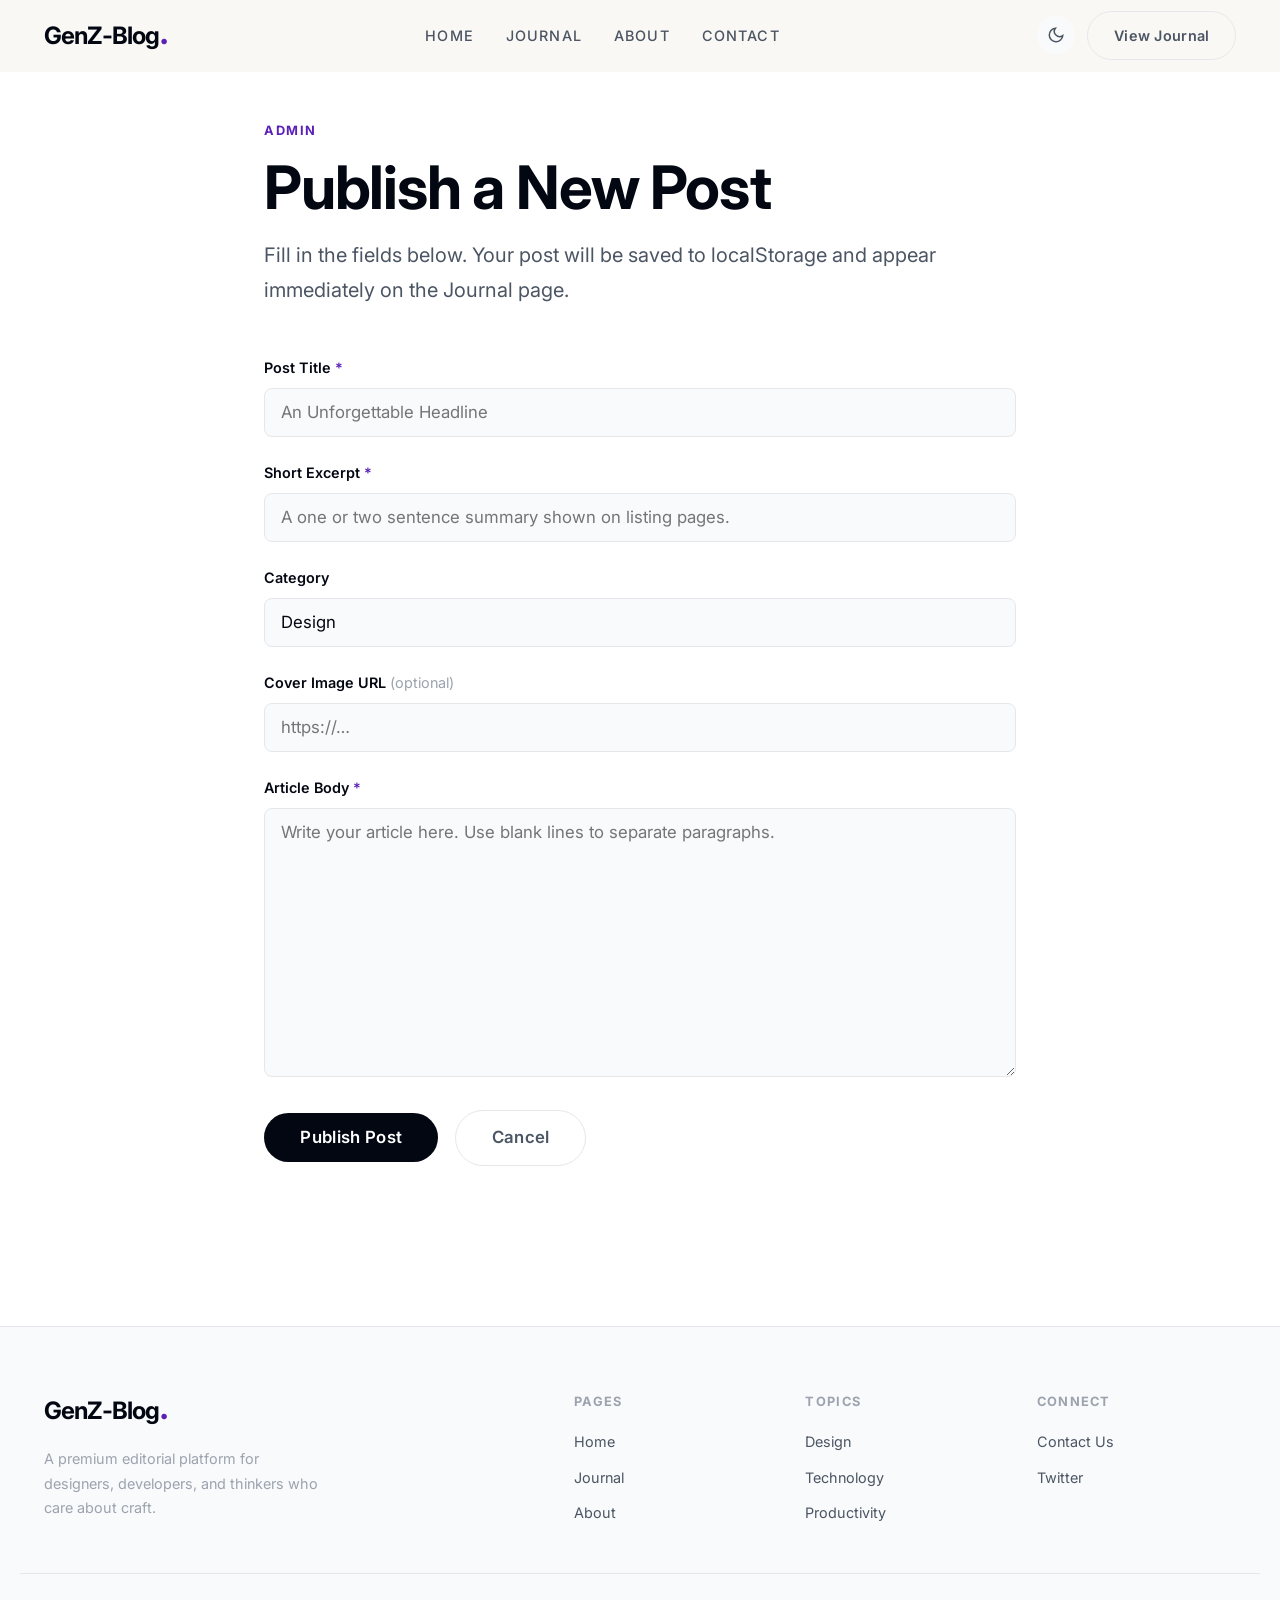
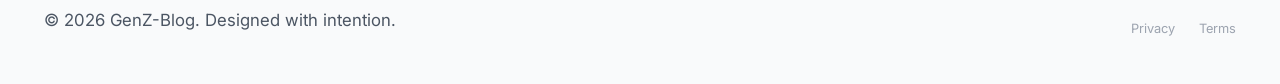
<file: admin.html>
﻿<!DOCTYPE html>
<html lang="en" data-theme="light">
<head>
  <meta charset="UTF-8">
  <meta name="viewport" content="width=device-width, initial-scale=1.0">
  <meta name="description" content="Write and publish a new article on GenZ-Blog.">
  <title>Write a Post | GenZ-Blog</title>
  <link rel="stylesheet" href="styles.css">
</head>
<body>

  <header class="site-header">
    <div class="container nav-wrapper">
      <a href="index.html" class="brand-logo">GenZ-Blog<span class="brand-dot">.</span></a>
      <nav class="nav-links" role="navigation" aria-label="Main navigation">
        <a href="index.html" class="nav-link">Home</a>
        <a href="blog.html"  class="nav-link">Journal</a>
        <a href="about.html" class="nav-link">About</a>
        <a href="contact.html" class="nav-link">Contact</a>
      </nav>
      <div class="nav-actions">
        <button class="icon-btn theme-toggle" aria-label="Toggle dark mode">
          <svg class="sun-icon" viewBox="0 0 24 24" fill="none" stroke="currentColor" stroke-width="2"><circle cx="12" cy="12" r="5"/><line x1="12" y1="1" x2="12" y2="3"/><line x1="12" y1="21" x2="12" y2="23"/><line x1="4.22" y1="4.22" x2="5.64" y2="5.64"/><line x1="18.36" y1="18.36" x2="19.78" y2="19.78"/><line x1="1" y1="12" x2="3" y2="12"/><line x1="21" y1="12" x2="23" y2="12"/><line x1="4.22" y1="19.78" x2="5.64" y2="18.36"/><line x1="18.36" y1="5.64" x2="19.78" y2="4.22"/></svg>
          <svg class="moon-icon" viewBox="0 0 24 24" fill="none" stroke="currentColor" stroke-width="2"><path d="M21 12.79A9 9 0 1 1 11.21 3 7 7 0 0 0 21 12.79z"/></svg>
        </button>
        <a href="blog.html" class="btn btn-outline">View Journal</a>
        <button class="icon-btn mobile-menu-toggle" aria-label="Toggle menu" aria-expanded="false">
          <svg width="22" height="22" viewBox="0 0 24 24" fill="none" stroke="currentColor" stroke-width="2.5"><line x1="3" y1="12" x2="21" y2="12"/><line x1="3" y1="6" x2="21" y2="6"/><line x1="3" y1="18" x2="21" y2="18"/></svg>
        </button>
      </div>
    </div>
  </header>

  <main>
    <div class="reading-container pt-12 pb-16 admin-page-wrap">
      <div class="reveal">
        <span class="page-hero-label">Admin</span>
        <h1 style="font-size:var(--t-4xl);margin-bottom:var(--s-4);">Publish a New Post</h1>
        <p style="font-size:var(--t-lg);color:var(--text-2);margin-bottom:var(--s-12);">Fill in the fields below. Your post will be saved to localStorage and appear immediately on the Journal page.</p>
      </div>

      <form id="admin-form" novalidate>
        <div class="form-group reveal">
          <label class="form-label" for="title">Post Title <span style="color:var(--accent)">*</span></label>
          <input type="text" id="title" name="title" placeholder="An Unforgettable Headline" required>
        </div>

        <div class="form-group reveal stagger-1">
          <label class="form-label" for="excerpt">Short Excerpt <span style="color:var(--accent)">*</span></label>
          <input type="text" id="excerpt" name="excerpt" placeholder="A one or two sentence summary shown on listing pages." required>
        </div>

        <div class="form-group reveal stagger-2">
          <label class="form-label" for="category">Category</label>
          <select id="category" name="category" class="admin-select">
            <option value="Design">Design</option>
            <option value="Tech">Technology</option>
            <option value="Productivity">Productivity</option>
          </select>
        </div>

        <div class="form-group reveal stagger-3">
          <label class="form-label" for="image">Cover Image URL <span style="color:var(--text-3);font-weight:400;">(optional)</span></label>
          <input type="url" id="image" name="image" placeholder="https://…">
        </div>

        <div class="form-group reveal" style="transition-delay:.4s">
          <label class="form-label" for="content">Article Body <span style="color:var(--accent)">*</span></label>
          <textarea id="content" name="content" rows="12" placeholder="Write your article here. Use blank lines to separate paragraphs." required></textarea>
        </div>

        <div class="reveal" style="transition-delay:.5s">
          <button type="submit" class="btn btn-primary btn-lg" id="admin-submit">Publish Post</button>
          <a href="blog.html" class="btn btn-outline btn-lg" style="margin-left:var(--s-3);">Cancel</a>
        </div>
      </form>
    </div>
  </main>

  <footer class="site-footer">
    <div class="container footer-grid">
      <div>
        <a href="index.html" class="brand-logo">GenZ-Blog<span class="brand-dot">.</span></a>
        <p class="footer-brand-desc">A premium editorial platform for designers, developers, and thinkers who care about craft.</p>
      </div>
      <div>
        <p class="footer-col-title">Pages</p>
        <nav class="footer-links">
          <a href="index.html">Home</a>
          <a href="blog.html">Journal</a>
          <a href="about.html">About</a>
        </nav>
      </div>
      <div>
        <p class="footer-col-title">Topics</p>
        <nav class="footer-links">
          <a href="blog.html">Design</a>
          <a href="blog.html">Technology</a>
          <a href="blog.html">Productivity</a>
        </nav>
      </div>
      <div>
        <p class="footer-col-title">Connect</p>
        <nav class="footer-links">
          <a href="contact.html">Contact Us</a>
          <a href="#">Twitter</a>
        </nav>
      </div>
    </div>
    <div class="container footer-bottom">
      <p>© 2026 GenZ-Blog. Designed with intention.</p>
      <div class="footer-bottom-links"><a href="#">Privacy</a><a href="#">Terms</a></div>
    </div>
  </footer>

  <script src="script.js"></script>
</body>
</html>
</file>
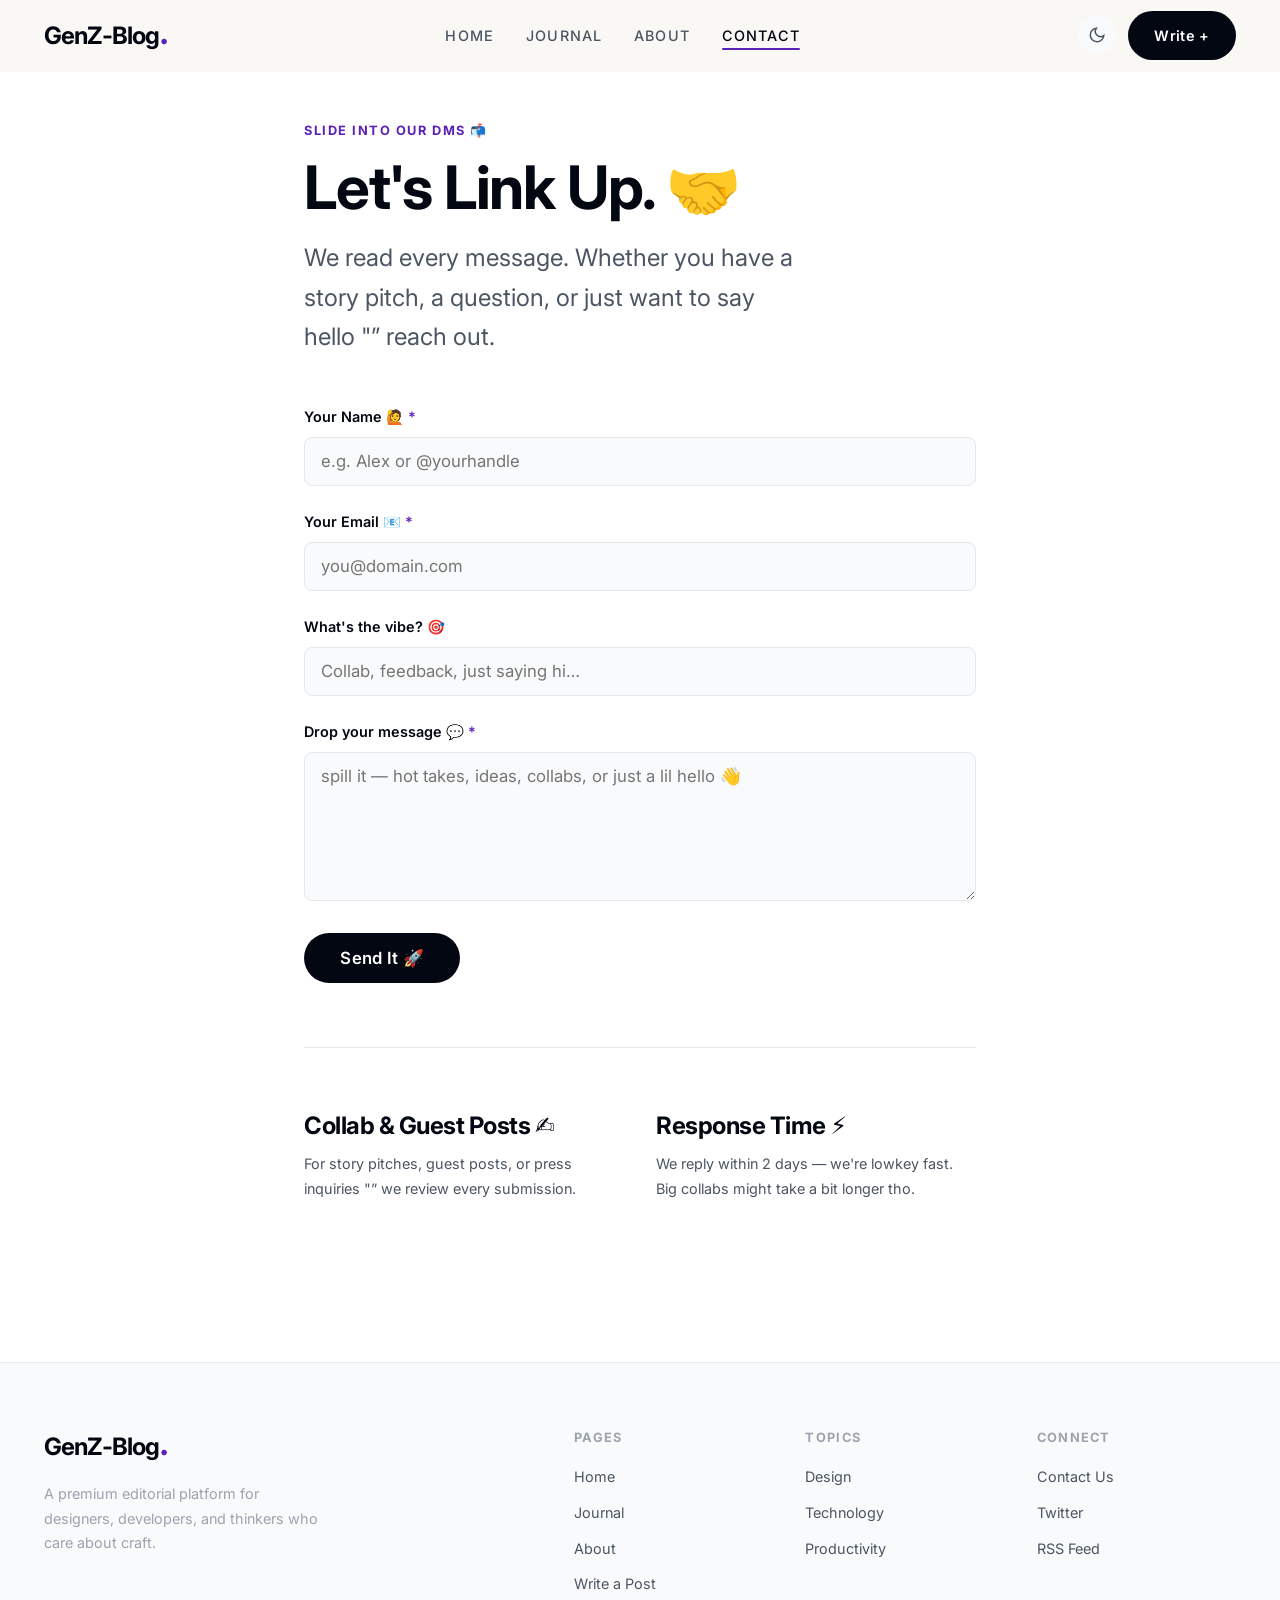
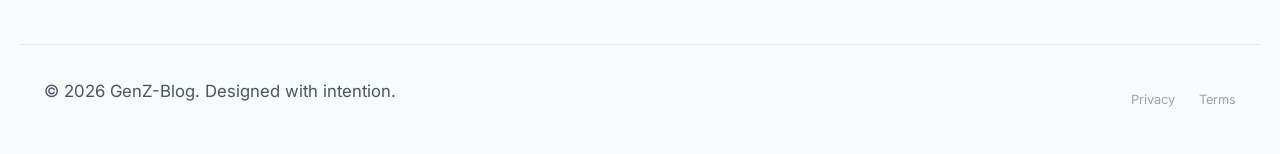
<file: contact.html>
﻿<!DOCTYPE html>
<html lang="en" data-theme="light">
<head>
  <meta charset="UTF-8">
  <meta name="viewport" content="width=device-width, initial-scale=1.0">
  <meta name="description" content="Contact the GenZ-Blog team "” we'd love to hear from you.">
  <title>Contact | GenZ-Blog</title>
  <link rel="stylesheet" href="styles.css">
</head>
<body>

  <header class="site-header">
    <div class="container nav-wrapper">
      <a href="index.html" class="brand-logo">GenZ-Blog<span class="brand-dot">.</span></a>
      <nav class="nav-links" role="navigation" aria-label="Main navigation">
        <a href="index.html" class="nav-link">Home</a>
        <a href="blog.html"  class="nav-link">Journal</a>
        <a href="about.html" class="nav-link">About</a>
        <a href="contact.html" class="nav-link active">Contact</a>
      </nav>
      <div class="nav-actions">
        <button class="icon-btn theme-toggle" aria-label="Toggle dark mode">
          <svg class="sun-icon" viewBox="0 0 24 24" fill="none" stroke="currentColor" stroke-width="2"><circle cx="12" cy="12" r="5"/><line x1="12" y1="1" x2="12" y2="3"/><line x1="12" y1="21" x2="12" y2="23"/><line x1="4.22" y1="4.22" x2="5.64" y2="5.64"/><line x1="18.36" y1="18.36" x2="19.78" y2="19.78"/><line x1="1" y1="12" x2="3" y2="12"/><line x1="21" y1="12" x2="23" y2="12"/><line x1="4.22" y1="19.78" x2="5.64" y2="18.36"/><line x1="18.36" y1="5.64" x2="19.78" y2="4.22"/></svg>
          <svg class="moon-icon" viewBox="0 0 24 24" fill="none" stroke="currentColor" stroke-width="2"><path d="M21 12.79A9 9 0 1 1 11.21 3 7 7 0 0 0 21 12.79z"/></svg>
        </button>
        <a href="admin.html" class="btn btn-primary">Write +</a>
        <button class="icon-btn mobile-menu-toggle" aria-label="Toggle menu" aria-expanded="false">
          <svg width="22" height="22" viewBox="0 0 24 24" fill="none" stroke="currentColor" stroke-width="2.5"><line x1="3" y1="12" x2="21" y2="12"/><line x1="3" y1="6" x2="21" y2="6"/><line x1="3" y1="18" x2="21" y2="18"/></svg>
        </button>
      </div>
    </div>
  </header>

  <main>
    <div class="reading-container pt-12 pb-16">

      <div class="reveal">
        <span class="page-hero-label">slide into our DMs 📬</span>
        <h1 style="font-size:var(--t-4xl);margin-bottom:var(--s-4);">Let's Link Up. 🤝</h1>
        <p style="font-size:var(--t-xl);color:var(--text-2);margin-bottom:var(--s-12);max-width:500px;line-height:1.65;">We read every message. Whether you have a story pitch, a question, or just want to say hello "” reach out.</p>
      </div>

      <div class="form-success" id="form-success" role="alert">
        ✓ Message sent! We'll hit you back ASAP — no cap! 🔥
      </div>

      <form class="contact-form" id="contact-form" novalidate>
        <div class="form-group reveal" id="group-name">
          <label class="form-label" for="name">Your Name 🙋 <span style="color:var(--accent)">*</span></label>
          <input type="text" id="name" name="name" placeholder="e.g. Alex or @yourhandle" autocomplete="name">
          <span class="error-msg">Ayo put your name fr (at least 2 chars).</span>
        </div>
        <div class="form-group reveal stagger-1" id="group-email">
          <label class="form-label" for="email">Your Email 📧 <span style="color:var(--accent)">*</span></label>
          <input type="email" id="email" name="email" placeholder="you@domain.com" autocomplete="email">
          <span class="error-msg">That email ain't it — drop a valid one.</span>
        </div>
        <div class="form-group reveal stagger-2" id="group-subject">
          <label class="form-label" for="subject">What's the vibe? 🎯</label>
          <input type="text" id="subject" name="subject" placeholder="Collab, feedback, just saying hi…">
        </div>
        <div class="form-group reveal stagger-3" id="group-message">
          <label class="form-label" for="message">Drop your message 💬 <span style="color:var(--accent)">*</span></label>
          <textarea id="message" name="message" rows="6" placeholder="spill it — hot takes, ideas, collabs, or just a lil hello 👋"></textarea>
          <span class="error-msg">Say more than that bestie — at least 10 chars.</span>
        </div>
        <div class="reveal" style="transition-delay:.4s">
          <button type="submit" class="btn btn-primary btn-lg" id="submit-btn">Send It 🚀</button>
        </div>
      </form>

      <hr class="divider" style="margin-top:var(--s-16);">

      <div class="reveal" style="display:grid;grid-template-columns:1fr 1fr;gap:var(--s-8);margin-top:var(--s-8);">
        <div>
          <h4 style="margin-bottom:var(--s-3);">Collab & Guest Posts ✍️</h4>
          <p style="font-size:var(--t-sm);">For story pitches, guest posts, or press inquiries "” we review every submission.</p>
        </div>
        <div>
          <h4 style="margin-bottom:var(--s-3);">Response Time ⚡</h4>
          <p style="font-size:var(--t-sm);">We reply within 2 days — we're lowkey fast. Big collabs might take a bit longer tho.</p>
        </div>
      </div>

    </div>
  </main>

  <footer class="site-footer">
    <div class="container footer-grid">
      <div>
        <a href="index.html" class="brand-logo">GenZ-Blog<span class="brand-dot">.</span></a>
        <p class="footer-brand-desc">A premium editorial platform for designers, developers, and thinkers who care about craft.</p>
      </div>
      <div>
        <p class="footer-col-title">Pages</p>
        <nav class="footer-links">
          <a href="index.html">Home</a>
          <a href="blog.html">Journal</a>
          <a href="about.html">About</a>
          <a href="admin.html">Write a Post</a>
        </nav>
      </div>
      <div>
        <p class="footer-col-title">Topics</p>
        <nav class="footer-links">
          <a href="blog.html">Design</a>
          <a href="blog.html">Technology</a>
          <a href="blog.html">Productivity</a>
        </nav>
      </div>
      <div>
        <p class="footer-col-title">Connect</p>
        <nav class="footer-links">
          <a href="contact.html">Contact Us</a>
          <a href="#">Twitter</a>
          <a href="#">RSS Feed</a>
        </nav>
      </div>
    </div>
    <div class="container footer-bottom">
      <p>© 2026 GenZ-Blog. Designed with intention.</p>
      <div class="footer-bottom-links"><a href="#">Privacy</a><a href="#">Terms</a></div>
    </div>
  </footer>

  <script src="script.js"></script>
</body>
</html>
</file>
<file: styles.css>
﻿@import url('https://fonts.googleapis.com/css2?family=Inter:wght@300;400;500;600;700;800&display=swap');

/* â•â•â•â•â•â•â•â•â•â•â•â•â•â•â•â•â•â•â•â•â•â•â•â•â•â•â•â•â•â•â•â•â•â•â•â•â•â•â•â•â•â•â•â•â•â•â•
   DESIGN TOKENS "” GenZ-Blog Editorial
â•â•â•â•â•â•â•â•â•â•â•â•â•â•â•â•â•â•â•â•â•â•â•â•â•â•â•â•â•â•â•â•â•â•â•â•â•â•â•â•â•â•â•â•â•â•â• */
:root {
  --bg:         #ffffff;
  --bg-2:       #f9fafb;
  --bg-3:       #f3f4f6;
  --text:       #030712;
  --text-2:     #4b5563;
  --text-3:     #9ca3af;
  --accent:     #5b21b6; /* Purple accent */
  --accent-2:   #7c3aed;
  --accent-3:   #ede9fe;
  --border:     #e5e7eb;
  --success:    #10b981;
  --error:      #ef4444;

  --ff-head: 'Inter', system-ui, sans-serif;
  --ff-body: 'Inter', system-ui, sans-serif;

  /* Fluid type scale */
  --t-xs:   clamp(.7rem, .65rem + .25vw, .8rem);
  --t-sm:   clamp(.8rem, .75rem + .3vw, .9rem);
  --t-base: clamp(.95rem, .9rem + .25vw, 1.05rem);
  --t-lg:   clamp(1.1rem, 1rem + .5vw, 1.25rem);
  --t-xl:   clamp(1.25rem, 1.1rem + .75vw, 1.5rem);
  --t-2xl:  clamp(1.5rem, 1.3rem + 1vw, 2rem);
  --t-3xl:  clamp(1.9rem, 1.5rem + 2vw, 2.75rem);
  --t-4xl:  clamp(2.5rem, 2rem + 2.5vw, 3.75rem);
  --t-5xl:  clamp(3rem, 2.2rem + 4vw, 5.5rem);

  /* Spacing */
  --s-1: .25rem;  --s-2: .5rem;   --s-3: .75rem;
  --s-4: 1rem;    --s-6: 1.5rem;  --s-8: 2rem;
  --s-10: 2.5rem; --s-12: 3rem;   --s-16: 4rem;
  --s-20: 5rem;   --s-24: 6rem;   --s-32: 8rem;

  --radius-sm: 3px;
  --radius:    8px;
  --radius-lg: 16px;
  --radius-xl: 24px;
  --radius-full: 9999px;

  --shadow-sm: 0 1px 3px rgba(0,0,0,.07);
  --shadow:    0 4px 16px rgba(0,0,0,.08), 0 1px 4px rgba(0,0,0,.05);
  --shadow-lg: 0 16px 48px rgba(0,0,0,.12), 0 4px 12px rgba(0,0,0,.06);
  --shadow-xl: 0 32px 64px rgba(0,0,0,.16);

  --w-max: 1240px;
  --w-read: 720px;
  --header-h: 72px;

  --ease-out: cubic-bezier(.16,1,.3,1);
  --ease-spring: cubic-bezier(.34,1.56,.64,1);
}

[data-theme="dark"] {
  --bg:     #030712;
  --bg-2:   #111827;
  --bg-3:   #1f2937;
  --text:   #f9fafb;
  --text-2: #d1d5db;
  --text-3: #9ca3af;
  --accent: #8b5cf6;
  --accent-2: #a78bfa;
  --accent-3: rgba(139, 92, 246, 0.15);
  --border: #374151;
  --shadow-sm: 0 1px 3px rgba(0,0,0,.3);
  --shadow:    0 4px 16px rgba(0,0,0,.4);
  --shadow-lg: 0 16px 48px rgba(0,0,0,.5);
}

/* â•â•â•â•â•â•â•â•â•â•â•â•â•â•â•â•â•â•â•â•â•â•â•â•â•â•â•â•â•â•â•â•â•â•â•â•â•â•â•â•â•â•â•â•â•â•â•
   RESET
â•â•â•â•â•â•â•â•â•â•â•â•â•â•â•â•â•â•â•â•â•â•â•â•â•â•â•â•â•â•â•â•â•â•â•â•â•â•â•â•â•â•â•â•â•â•â• */
*, *::before, *::after { box-sizing: border-box; margin: 0; padding: 0; }
html { scroll-behavior: smooth; -webkit-text-size-adjust: 100%; }
body {
  font-family: var(--ff-body);
  background: var(--bg);
  color: var(--text);
  line-height: 1.65;
  font-size: var(--t-base);
  overflow-x: hidden;
  transition: background .35s ease, color .35s ease;
  -webkit-font-smoothing: antialiased;
  -moz-osx-font-smoothing: grayscale;
}
::selection { background: var(--accent-3); color: var(--accent); }
img { max-width: 100%; height: auto; display: block; object-fit: cover; }
a { color: inherit; text-decoration: none; }
ul, ol { list-style: none; }
button { cursor: pointer; font-family: inherit; font-size: inherit; border: none; background: none; }
input, select, textarea { font-family: inherit; font-size: inherit; }

/* â”€â”€ Scrollbar â”€â”€â”€ */
::-webkit-scrollbar { width: 8px; }
::-webkit-scrollbar-track { background: var(--bg-2); }
::-webkit-scrollbar-thumb { background: var(--border); border-radius: var(--radius-full); }
::-webkit-scrollbar-thumb:hover { background: var(--text-3); }

/* â•â•â•â•â•â•â•â•â•â•â•â•â•â•â•â•â•â•â•â•â•â•â•â•â•â•â•â•â•â•â•â•â•â•â•â•â•â•â•â•â•â•â•â•â•â•â•
   TYPOGRAPHY
â•â•â•â•â•â•â•â•â•â•â•â•â•â•â•â•â•â•â•â•â•â•â•â•â•â•â•â•â•â•â•â•â•â•â•â•â•â•â•â•â•â•â•â•â•â•â• */
h1, h2, h3, h4, h5 {
  font-family: var(--ff-head);
  color: var(--text);
  line-height: 1.15;
  letter-spacing: -.02em;
}
h1 { font-size: var(--t-5xl); }
h2 { font-size: var(--t-3xl); }
h3 { font-size: var(--t-2xl); }
h4 { font-size: var(--t-xl); }
h5 { font-size: var(--t-lg); }
p  { font-size: var(--t-base); color: var(--text-2); line-height: 1.75; margin-bottom: var(--s-4); }
p:last-child { margin-bottom: 0; }

/* â•â•â•â•â•â•â•â•â•â•â•â•â•â•â•â•â•â•â•â•â•â•â•â•â•â•â•â•â•â•â•â•â•â•â•â•â•â•â•â•â•â•â•â•â•â•â•
   LAYOUT
â•â•â•â•â•â•â•â•â•â•â•â•â•â•â•â•â•â•â•â•â•â•â•â•â•â•â•â•â•â•â•â•â•â•â•â•â•â•â•â•â•â•â•â•â•â•â• */
.container {
  max-width: var(--w-max);
  margin: 0 auto;
  padding: 0 var(--s-6);
}
.reading-container {
  max-width: var(--w-read);
  margin: 0 auto;
  padding: 0 var(--s-6);
}

/* â•â•â•â•â•â•â•â•â•â•â•â•â•â•â•â•â•â•â•â•â•â•â•â•â•â•â•â•â•â•â•â•â•â•â•â•â•â•â•â•â•â•â•â•â•â•â•
   HEADER & NAV
â•â•â•â•â•â•â•â•â•â•â•â•â•â•â•â•â•â•â•â•â•â•â•â•â•â•â•â•â•â•â•â•â•â•â•â•â•â•â•â•â•â•â•â•â•â•â• */
.site-header {
  position: sticky;
  top: 0;
  z-index: 200;
  height: var(--header-h);
  display: flex;
  align-items: center;
  background: rgba(250,248,245,.92);
  backdrop-filter: blur(12px) saturate(180%);
  -webkit-backdrop-filter: blur(12px);
  border-bottom: 1px solid transparent;
  transition: border-color .3s, box-shadow .3s, background .3s;
}
[data-theme="dark"] .site-header {
  background: rgba(17,16,16,.92);
}
.site-header.scrolled {
  border-bottom-color: var(--border);
  box-shadow: var(--shadow-sm);
}
.nav-wrapper {
  display: flex;
  align-items: center;
  justify-content: space-between;
  width: 100%;
}
.brand-logo {
  font-family: var(--ff-head);
  font-size: var(--t-xl);
  font-weight: 700;
  letter-spacing: -.035em;
  color: var(--text);
  display: flex;
  align-items: baseline;
  gap: 1px;
}
.brand-logo .brand-dot { color: var(--accent); font-size: 1.4em; line-height: 0; }

.nav-links {
  display: flex;
  gap: var(--s-8);
  align-items: center;
}
.nav-link {
  font-size: var(--t-sm);
  font-weight: 500;
  color: var(--text-2);
  text-transform: uppercase;
  letter-spacing: .08em;
  position: relative;
  transition: color .2s;
}
.nav-link::after {
  content: '';
  position: absolute;
  bottom: -3px; left: 0;
  width: 0; height: 2px;
  background: var(--accent);
  border-radius: 2px;
  transition: width .3s var(--ease-out);
}
.nav-link:hover, .nav-link.active { color: var(--text); }
.nav-link:hover::after, .nav-link.active::after { width: 100%; }

.nav-actions { display: flex; align-items: center; gap: var(--s-3); }

.icon-btn {
  width: 38px; height: 38px;
  display: flex; align-items: center; justify-content: center;
  border-radius: var(--radius-full);
  color: var(--text-2);
  background: var(--bg-2);
  transition: background .2s, color .2s, transform .2s var(--ease-spring);
}
.icon-btn:hover { background: var(--bg-3); color: var(--text); transform: scale(1.08); }
.icon-btn svg { width: 18px; height: 18px; }
.sun-icon { display: none; }
[data-theme="dark"] .moon-icon { display: none; }
[data-theme="dark"] .sun-icon  { display: block; }

.mobile-menu-toggle { display: none; }

/* â•â•â•â•â•â•â•â•â•â•â•â•â•â•â•â•â•â•â•â•â•â•â•â•â•â•â•â•â•â•â•â•â•â•â•â•â•â•â•â•â•â•â•â•â•â•â•
   BUTTONS
â•â•â•â•â•â•â•â•â•â•â•â•â•â•â•â•â•â•â•â•â•â•â•â•â•â•â•â•â•â•â•â•â•â•â•â•â•â•â•â•â•â•â•â•â•â•â• */
.btn {
  display: inline-flex; align-items: center; justify-content: center; gap: var(--s-2);
  padding: .7rem 1.6rem;
  border-radius: var(--radius-full);
  font-weight: 600;
  font-size: var(--t-sm);
  letter-spacing: .02em;
  border: 1.5px solid transparent;
  transition: all .25s var(--ease-spring);
  white-space: nowrap;
}
.btn:active {
  transform: scale(0.97);
}
.btn-primary {
  background: var(--text);
  color: var(--bg);
}
.btn-primary:hover {
  background: var(--accent);
  border-color: var(--accent);
  color: #fff;
  transform: translateY(-2px) scale(1.02);
  box-shadow: 0 10px 25px -5px rgba(91, 33, 182, 0.35);
}
.btn-outline {
  border-color: var(--border);
  color: var(--text-2);
}
.btn-outline:hover {
  border-color: var(--text);
  background: var(--text);
  color: var(--bg);
  transform: translateY(-2px) scale(1.02);
  box-shadow: 0 8px 20px -4px rgba(0, 0, 0, 0.15);
}
.btn-accent {
  background: var(--accent);
  color: #fff;
  border-color: var(--accent);
}
.btn-accent:hover {
  background: var(--accent-2);
  border-color: var(--accent-2);
  transform: translateY(-2px) scale(1.02);
  box-shadow: 0 10px 25px -5px rgba(124, 58, 237, 0.4);
}
.btn-lg { padding: .85rem 2.2rem; font-size: var(--t-base); }

/* â•â•â•â•â•â•â•â•â•â•â•â•â•â•â•â•â•â•â•â•â•â•â•â•â•â•â•â•â•â•â•â•â•â•â•â•â•â•â•â•â•â•â•â•â•â•â•
   PAGE TRANSITION OVERLAY
â•â•â•â•â•â•â•â•â•â•â•â•â•â•â•â•â•â•â•â•â•â•â•â•â•â•â•â•â•â•â•â•â•â•â•â•â•â•â•â•â•â•â•â•â•â•â• */
.page-transition-overlay {
  position: fixed;
  inset: 0;
  background: var(--bg);
  z-index: 9999;
  pointer-events: none;
  opacity: 0;
  transition: opacity .35s var(--ease-out);
}
.page-transition-overlay.fade-in  { opacity: 1; pointer-events: all; }
.page-transition-overlay.fade-out { opacity: 0; }

/* â•â•â•â•â•â•â•â•â•â•â•â•â•â•â•â•â•â•â•â•â•â•â•â•â•â•â•â•â•â•â•â•â•â•â•â•â•â•â•â•â•â•â•â•â•â•â•
   EDITORIAL TICKER
â•â•â•â•â•â•â•â•â•â•â•â•â•â•â•â•â•â•â•â•â•â•â•â•â•â•â•â•â•â•â•â•â•â•â•â•â•â•â•â•â•â•â•â•â•â•â• */
.ticker-wrap {
  display: flex;
  align-items: center;
  background: var(--text);
  color: var(--bg);
  height: 38px;
  overflow: hidden;
  position: relative;
  z-index: 99;
  border-bottom: 2px solid var(--accent);
}
[data-theme="dark"] .ticker-wrap {
  background: var(--bg-2);
  color: var(--text);
  border-bottom-color: var(--accent);
}
.ticker-label {
  flex-shrink: 0;
  padding: 0 var(--s-4);
  font-size: var(--t-xs);
  font-weight: 700;
  text-transform: uppercase;
  letter-spacing: .12em;
  color: var(--accent);
  background: var(--text);
  height: 100%;
  display: flex;
  align-items: center;
  border-right: 1px solid rgba(255,255,255,.1);
  z-index: 2;
  position: relative;
}
[data-theme="dark"] .ticker-label {
  background: var(--bg-3);
  border-right-color: var(--border);
}
/* Left fade */
.ticker-track {
  flex: 1;
  overflow: hidden;
  display: flex;
  position: relative;
}
.ticker-track::after {
  content: '';
  position: absolute;
  right: 0; top: 0; bottom: 0;
  width: 80px;
  background: linear-gradient(to right, transparent, var(--text));
  z-index: 2;
  pointer-events: none;
}
[data-theme="dark"] .ticker-track::after {
  background: linear-gradient(to right, transparent, var(--bg-2));
}
.ticker-content {
  display: flex;
  align-items: center;
  gap: var(--s-6);
  white-space: nowrap;
  animation: tickerScroll 32s linear infinite;
  will-change: transform;
  padding: 0 var(--s-6);
}
.ticker-content:hover,
.ticker-content-clone:hover { animation-play-state: paused; }
.ticker-content-clone {
  animation: tickerScroll 32s linear infinite;
}
@keyframes tickerScroll {
  0%   { transform: translateX(0); }
  100% { transform: translateX(-100%); }
}
.ticker-item {
  font-size: var(--t-xs);
  font-weight: 400;
  letter-spacing: .01em;
  color: rgba(255,255,255,.75);
  cursor: pointer;
  transition: color .2s;
}
[data-theme="dark"] .ticker-item { color: var(--text-2); }
.ticker-item:hover { color: #fff; }
[data-theme="dark"] .ticker-item:hover { color: var(--accent); }
.ticker-cat {
  font-weight: 700;
  font-size: var(--t-xs);
  color: var(--accent);
  text-transform: uppercase;
  letter-spacing: .06em;
  margin-right: var(--s-2);
}
.ticker-sep {
  color: rgba(255,255,255,.2);
  font-size: 8px;
}
[data-theme="dark"] .ticker-sep { color: var(--border); }

/* â•â•â•â•â•â•â•â•â•â•â•â•â•â•â•â•â•â•â•â•â•â•â•â•â•â•â•â•â•â•â•â•â•â•â•â•â•â•â•â•â•â•â•â•â•â•â•
   ENHANCED POST CARDS "” Author Strip
â•â•â•â•â•â•â•â•â•â•â•â•â•â•â•â•â•â•â•â•â•â•â•â•â•â•â•â•â•â•â•â•â•â•â•â•â•â•â•â•â•â•â•â•â•â•â• */
.card-author-strip {
  display: flex;
  align-items: center;
  gap: var(--s-3);
  padding: var(--s-4) var(--s-6);
  border-top: 1px solid var(--border);
  margin-top: auto;
}
.card-author-avatar {
  width: 28px; height: 28px;
  border-radius: 50%;
  object-fit: cover;
  border: 2px solid var(--bg);
  box-shadow: 0 0 0 1px var(--border);
  flex-shrink: 0;
}
.card-author-name {
  font-size: var(--t-xs);
  font-weight: 600;
  color: var(--text-2);
  flex: 1;
  white-space: nowrap;
  overflow: hidden;
  text-overflow: ellipsis;
}
.card-read-arrow {
  width: 28px; height: 28px;
  border-radius: 50%;
  background: var(--bg-2);
  border: 1px solid var(--border);
  display: flex; align-items: center; justify-content: center;
  flex-shrink: 0;
  color: var(--text-3);
  transition: background .2s, color .2s, transform .2s var(--ease-spring), border-color .2s;
}
.post-card:hover .card-read-arrow {
  background: var(--accent);
  color: #fff;
  border-color: var(--accent);
  transform: translateX(3px);
}

/* Modern typography - no drop caps */

/* â•â•â•â•â•â•â•â•â•â•â•â•â•â•â•â•â•â•â•â•â•â•â•â•â•â•â•â•â•â•â•â•â•â•â•â•â•â•â•â•â•â•â•â•â•â•â•
   TABLE OF CONTENTS (Sticky Sidebar on Post)
â•â•â•â•â•â•â•â•â•â•â•â•â•â•â•â•â•â•â•â•â•â•â•â•â•â•â•â•â•â•â•â•â•â•â•â•â•â•â•â•â•â•â•â•â•â•â• */
.post-layout {
  display: grid;
  grid-template-columns: 1fr 240px;
  gap: var(--s-12);
  align-items: start;
  max-width: 1020px;
  margin: 0 auto;
  padding: 0 var(--s-6);
}
.post-main-col { min-width: 0; }
.toc-sidebar {
  position: sticky;
  top: calc(var(--header-h) + var(--s-6));
  padding: var(--s-6);
  background: var(--bg-2);
  border-radius: var(--radius-lg);
  border: 1px solid var(--border);
  max-height: calc(100vh - var(--header-h) - var(--s-16));
  overflow-y: auto;
  scrollbar-width: thin;
}
.toc-sidebar::-webkit-scrollbar { width: 3px; }
.toc-sidebar::-webkit-scrollbar-thumb { background: var(--border); border-radius: 3px; }
.toc-label {
  font-size: var(--t-xs);
  font-weight: 700;
  text-transform: uppercase;
  letter-spacing: .1em;
  color: var(--text-3);
  margin-bottom: var(--s-4);
  display: block;
}
.toc-list {
  display: flex;
  flex-direction: column;
  gap: var(--s-1);
}
.toc-link {
  font-size: var(--t-xs);
  color: var(--text-3);
  line-height: 1.5;
  padding: var(--s-1) var(--s-3);
  border-left: 2px solid transparent;
  border-radius: 0 var(--radius-sm) var(--radius-sm) 0;
  transition: color .2s, border-color .2s, background .2s;
  display: block;
}
.toc-link:hover { color: var(--text); background: var(--bg-3); }
.toc-link.toc-active {
  color: var(--accent);
  border-left-color: var(--accent);
  background: var(--accent-3);
  font-weight: 600;
}
.toc-progress {
  margin-top: var(--s-6);
  padding-top: var(--s-4);
  border-top: 1px solid var(--border);
}
.toc-progress-label {
  font-size: var(--t-xs);
  color: var(--text-3);
  display: flex;
  justify-content: space-between;
  margin-bottom: var(--s-2);
}
.toc-progress-bar-wrap {
  height: 4px;
  background: var(--bg-3);
  border-radius: var(--radius-full);
  overflow: hidden;
}
.toc-progress-bar-fill {
  height: 100%;
  background: linear-gradient(90deg, var(--accent), var(--accent-2));
  border-radius: inherit;
  width: 0%;
  transition: width .15s linear;
}
@media (max-width: 900px) {
  .post-layout {
    grid-template-columns: 1fr;
  }
  .toc-sidebar { display: none; }
}


.hero {
  padding: var(--s-16) 0 var(--s-16);
  position: relative;
  overflow: visible;
}

.hero-inner {
  display: grid;
  grid-template-columns: 1.05fr 1fr;
  gap: var(--s-12);
  align-items: center;
}

.hero-text {
  max-width: 580px;
}

.hero-badge {
  display: inline-flex;
  align-items: center;
  gap: var(--s-2);
  padding: .4rem 1rem;
  background: var(--accent-3);
  color: var(--accent);
  border-radius: var(--radius-full);
  font-size: var(--t-xs);
  font-weight: 700;
  text-transform: uppercase;
  letter-spacing: .08em;
  margin-bottom: var(--s-6);
  border: 1px solid rgba(124, 58, 237, 0.2);
  box-shadow: 0 2px 8px rgba(124, 58, 237, 0.1);
}

.hero-badge-dot {
  width: 7px;
  height: 7px;
  background: var(--accent);
  border-radius: 50%;
  box-shadow: 0 0 8px var(--accent);
  animation: jitterPulse 1.8s ease-in-out infinite;
}

@keyframes jitterPulse {
  0%, 100% { transform: scale(1); opacity: 1; }
  50% { transform: scale(1.4); opacity: 0.6; }
}

.hero h1 {
  font-size: var(--t-5xl);
  font-weight: 800;
  letter-spacing: -0.04em;
  line-height: 1.05;
  margin-bottom: var(--s-6);
  color: var(--text);
}

.hero h1 .text-gradient {
  background: linear-gradient(135deg, var(--accent) 0%, #9333ea 50%, #c084fc 100%);
  -webkit-background-clip: text;
  -webkit-text-fill-color: transparent;
  display: inline-block;
}

.hero-desc {
  font-size: var(--t-lg);
  color: var(--text-2);
  line-height: 1.65;
  margin-bottom: var(--s-8);
  max-width: 500px;
}

.hero-cta {
  display: flex;
  align-items: center;
  gap: var(--s-4);
  flex-wrap: wrap;
}

/* â•â•â•â•â•â•â•â•â•â•â•â•â•â•â•â•â•â•â•â•â•â•â•â•â•â•â•â•â•â•â•â•â•â•â•â•â•â•â•â•â•â•â•â•â•â•â•
   JITTER MOTION SHOWCASE COMPONENT
â•â•â•â•â•â•â•â•â•â•â•â•â•â•â•â•â•â•â•â•â•â•â•â•â•â•â•â•â•â•â•â•â•â•â•â•â•â•â•â•â•â•â•â•â•â•â• */
.hero-visual {
  position: relative;
}

.jitter-motion-stage {
  background: var(--bg);
  border: 1px solid var(--border);
  border-radius: 20px;
  box-shadow: 0 25px 60px -15px rgba(0,0,0,0.12), 0 0 0 1px rgba(0,0,0,0.03);
  overflow: hidden;
  transition: transform .4s var(--ease-spring), box-shadow .4s var(--ease-out);
}

[data-theme="dark"] .jitter-motion-stage {
  background: #0f131f;
  border-color: #272f45;
  box-shadow: 0 25px 60px -15px rgba(0,0,0,0.6), 0 0 0 1px rgba(255,255,255,0.06);
}

.jitter-motion-stage:hover {
  transform: translateY(-4px);
  box-shadow: 0 35px 70px -15px rgba(91, 33, 182, 0.18), 0 0 0 1px rgba(124, 58, 237, 0.2);
}

/* Stage Window Header */
.stage-topbar {
  display: flex;
  align-items: center;
  justify-content: space-between;
  padding: .75rem 1rem;
  background: var(--bg-2);
  border-bottom: 1px solid var(--border);
  user-select: none;
}

.stage-window-controls {
  display: flex;
  gap: 6px;
  align-items: center;
}

.stage-dot {
  width: 10px;
  height: 10px;
  border-radius: 50%;
}
.dot-red    { background: #ff5f56; }
.dot-yellow { background: #ffbd2e; }
.dot-green  { background: #27c93f; }

.stage-title {
  font-size: .75rem;
  font-weight: 600;
  color: var(--text-3);
  display: flex;
  align-items: center;
  gap: 6px;
}

.stage-status-live {
  display: inline-flex;
  align-items: center;
  gap: 4px;
  font-size: .68rem;
  font-weight: 700;
  color: var(--accent);
  background: var(--accent-3);
  padding: 2px 7px;
  border-radius: 9999px;
  letter-spacing: .04em;
}

.stage-status-live::before {
  content: '';
  width: 5px;
  height: 5px;
  border-radius: 50%;
  background: var(--accent);
}

/* Preset Animation Mode Tabs */
.stage-presets {
  display: flex;
  align-items: center;
  gap: 4px;
  padding: .5rem 1rem;
  background: var(--bg);
  border-bottom: 1px solid var(--border);
}

.preset-btn {
  font-size: .72rem;
  font-weight: 600;
  padding: .28rem .7rem;
  border-radius: 6px;
  color: var(--text-2);
  background: transparent;
  transition: all .2s var(--ease-spring);
  border: 1px solid transparent;
}

.preset-btn:hover {
  background: var(--bg-2);
  color: var(--text);
  transform: translateY(-1px);
}

.preset-btn.active {
  background: var(--accent-3);
  color: var(--accent);
  border-color: rgba(124, 58, 237, 0.25);
}

/* Animation Canvas Canvas Area */
.stage-canvas {
  position: relative;
  padding: 1.8rem;
  min-height: 330px;
  display: flex;
  align-items: center;
  justify-content: center;
  background: radial-gradient(circle at 50% 50%, var(--bg) 0%, var(--bg-2) 100%);
  overflow: hidden;
}

/* Dot grid background */
.stage-canvas::before {
  content: '';
  position: absolute;
  inset: 0;
  background-image: radial-gradient(var(--border) 1px, transparent 1px);
  background-size: 16px 16px;
  opacity: 0.6;
  pointer-events: none;
}

/* Animated Story Card Inside Canvas */
.jitter-animated-card {
  position: relative;
  z-index: 2;
  width: 100%;
  max-width: 380px;
  background: var(--bg);
  border: 1px solid var(--border);
  border-radius: 16px;
  padding: 1.2rem;
  box-shadow: 0 12px 30px -10px rgba(0,0,0,0.1);
  will-change: transform, opacity;
  animation: jitterCardEntrance 0.9s var(--ease-spring) both;
}

[data-theme="dark"] .jitter-animated-card {
  background: #141a29;
  border-color: #2b3652;
  box-shadow: 0 12px 30px -10px rgba(0,0,0,0.4);
}

@keyframes jitterCardEntrance {
  0% {
    opacity: 0;
    transform: translateY(30px) scale(0.92);
  }
  100% {
    opacity: 1;
    transform: translateY(0) scale(1);
  }
}

.jitter-card-badge {
  display: inline-flex;
  align-items: center;
  gap: 5px;
  background: var(--accent-3);
  color: var(--accent);
  font-size: .72rem;
  font-weight: 700;
  padding: 3px 9px;
  border-radius: 9999px;
  margin-bottom: .8rem;
  animation: jitterPopIn 0.8s var(--ease-spring) 0.15s both;
}

.jitter-card-img-wrap {
  position: relative;
  height: 140px;
  border-radius: 10px;
  overflow: hidden;
  margin-bottom: .9rem;
  background: #1e1e24;
}

.jitter-card-img-wrap img {
  width: 100%;
  height: 100%;
  object-fit: cover;
  transition: transform .6s var(--ease-spring);
}

.jitter-animated-card:hover .jitter-card-img-wrap img {
  transform: scale(1.05);
}

/* Floating interactive Reaction Pill */
.jitter-floating-pill {
  position: absolute;
  top: 10px;
  right: 10px;
  background: rgba(255, 255, 255, 0.92);
  backdrop-filter: blur(8px);
  -webkit-backdrop-filter: blur(8px);
  color: #111;
  font-size: .75rem;
  font-weight: 700;
  padding: 5px 11px;
  border-radius: 9999px;
  box-shadow: 0 6px 16px rgba(0,0,0,0.15);
  display: flex;
  align-items: center;
  gap: 5px;
  cursor: pointer;
  border: 1px solid rgba(0,0,0,0.06);
  transition: transform .25s var(--ease-spring), background .2s;
  animation: jitterFloat 3.5s ease-in-out infinite alternate;
  user-select: none;
}

[data-theme="dark"] .jitter-floating-pill {
  background: rgba(20, 26, 41, 0.92);
  color: #f1f5f9;
  border-color: rgba(255,255,255,0.1);
}

.jitter-floating-pill:hover {
  transform: scale(1.1) translateY(-2px);
  background: var(--accent);
  color: #fff;
}

.jitter-floating-pill:active {
  transform: scale(0.95);
}

@keyframes jitterFloat {
  0%   { transform: translateY(0px); }
  100% { transform: translateY(-7px); }
}

.jitter-card-title {
  font-size: 1.05rem;
  font-weight: 700;
  line-height: 1.35;
  color: var(--text);
  margin-bottom: .6rem;
  letter-spacing: -0.02em;
  animation: jitterSlideUp 0.8s var(--ease-spring) 0.25s both;
}

.jitter-card-meta {
  display: flex;
  align-items: center;
  justify-content: space-between;
  font-size: .75rem;
  color: var(--text-3);
  padding-top: .6rem;
  border-top: 1px solid var(--border);
  animation: jitterSlideUp 0.8s var(--ease-spring) 0.35s both;
}

.jitter-card-author {
  display: flex;
  align-items: center;
  gap: 6px;
  font-weight: 600;
  color: var(--text-2);
}

.jitter-card-author img {
  width: 22px;
  height: 22px;
  border-radius: 50%;
}

/* Timeline scrubber at bottom */
.stage-timeline {
  display: flex;
  align-items: center;
  gap: 12px;
  padding: .65rem 1rem;
  background: var(--bg-2);
  border-top: 1px solid var(--border);
}

.stage-play-btn {
  width: 30px;
  height: 30px;
  border-radius: 50%;
  background: var(--text);
  color: var(--bg);
  display: flex;
  align-items: center;
  justify-content: center;
  transition: transform .2s var(--ease-spring), background .2s;
  flex-shrink: 0;
}

.stage-play-btn:hover {
  transform: scale(1.1);
  background: var(--accent);
  color: #fff;
}

.stage-timeline-track {
  flex: 1;
  position: relative;
  height: 6px;
  background: var(--border);
  border-radius: 9999px;
  overflow: visible;
  cursor: pointer;
}

.stage-timeline-progress {
  position: absolute;
  left: 0;
  top: 0;
  bottom: 0;
  width: 48%;
  background: linear-gradient(90deg, var(--accent), #a855f7);
  border-radius: 9999px;
  transition: width .2s ease;
}

.stage-timeline-playhead {
  position: absolute;
  top: 50%;
  left: 48%;
  transform: translate(-50%, -50%);
  width: 12px;
  height: 12px;
  border-radius: 50%;
  background: #fff;
  border: 2.5px solid var(--accent);
  box-shadow: 0 1px 4px rgba(0,0,0,0.25);
  transition: left .2s ease;
}

.stage-timecode {
  font-family: monospace;
  font-size: .72rem;
  font-weight: 600;
  color: var(--text-3);
  letter-spacing: .02em;
  flex-shrink: 0;
}

@keyframes jitterPopIn {
  0% { transform: scale(0.6); opacity: 0; }
  100% { transform: scale(1); opacity: 1; }
}

@keyframes jitterSlideUp {
  0% { transform: translateY(14px); opacity: 0; }
  100% { transform: translateY(0); opacity: 1; }
}

/* â”€â”€ Animation Presets â”€â”€ */
.anim-spring {
  animation: presetSpring 0.85s cubic-bezier(0.34, 1.56, 0.64, 1) both !important;
}
@keyframes presetSpring {
  0%   { transform: scale(0.8) translateY(24px); opacity: 0; }
  60%  { transform: scale(1.04) translateY(-4px); opacity: 1; }
  100% { transform: scale(1) translateY(0); opacity: 1; }
}

.anim-pop {
  animation: presetPop 0.6s cubic-bezier(0.175, 0.885, 0.32, 1.275) both !important;
}
@keyframes presetPop {
  0%   { transform: scale(0.7); opacity: 0; }
  70%  { transform: scale(1.08); opacity: 1; }
  100% { transform: scale(1); opacity: 1; }
}

.anim-bounce {
  animation: presetBounce 0.9s ease both !important;
}
@keyframes presetBounce {
  0%   { transform: translateY(-40px); opacity: 0; }
  45%  { transform: translateY(0); opacity: 1; }
  65%  { transform: translateY(-12px); }
  82%  { transform: translateY(0); }
  92%  { transform: translateY(-4px); }
  100% { transform: translateY(0); opacity: 1; }
}

.anim-slide {
  animation: presetSlide 0.75s cubic-bezier(0.16, 1, 0.3, 1) both !important;
}
@keyframes presetSlide {
  0%   { transform: translateX(60px); opacity: 0; }
  100% { transform: translateX(0); opacity: 1; }
}

/* Floating clap +1 particle */
.jitter-particle {
  position: absolute;
  pointer-events: none;
  font-size: .8rem;
  font-weight: 700;
  color: var(--accent);
  z-index: 99;
  user-select: none;
  animation: particleFly 0.9s cubic-bezier(0.16, 1, 0.3, 1) forwards;
}
@keyframes particleFly {
  0%   { transform: translateY(0) scale(1); opacity: 1; }
  100% { transform: translateY(-40px) scale(1.3); opacity: 0; }
}

/* â•â•â•â•â•â•â•â•â•â•â•â•â•â•â•â•â•â•â•â•â•â•â•â•â•â•â•â•â•â•â•â•â•â•â•â•â•â•â•â•â•â•â•â•â•â•â•
   SECTION HEADERS
â•â•â•â•â•â•â•â•â•â•â•â•â•â•â•â•â•â•â•â•â•â•â•â•â•â•â•â•â•â•â•â•â•â•â•â•â•â•â•â•â•â•â•â•â•â•â• */
.section-header {
  display: flex;
  align-items: flex-end;
  justify-content: space-between;
  margin-bottom: var(--s-10);
  padding-bottom: var(--s-6);
  border-bottom: 1px solid var(--border);
  gap: var(--s-4);
}
.section-label {
  font-size: var(--t-xs);
  font-weight: 700;
  text-transform: uppercase;
  letter-spacing: .12em;
  color: var(--accent);
  margin-bottom: var(--s-2);
  display: block;
}
.section-title {
  font-size: var(--t-3xl);
  margin: 0;
}

/* â•â•â•â•â•â•â•â•â•â•â•â•â•â•â•â•â•â•â•â•â•â•â•â•â•â•â•â•â•â•â•â•â•â•â•â•â•â•â•â•â•â•â•â•â•â•â•
   POST GRID
â•â•â•â•â•â•â•â•â•â•â•â•â•â•â•â•â•â•â•â•â•â•â•â•â•â•â•â•â•â•â•â•â•â•â•â•â•â•â•â•â•â•â•â•â•â•â• */
.posts-grid {
  display: grid;
  grid-template-columns: repeat(12, 1fr);
  gap: var(--s-8);
  margin-bottom: var(--s-12);
}

/* â”€â”€ Post Card â”€â”€ */
.post-card {
  position: relative;
  display: flex;
  flex-direction: column;
  border-radius: var(--radius-lg);
  background: var(--bg);
  overflow: hidden;
  transition: transform .4s var(--ease-out), box-shadow .4s var(--ease-out);
  border: 1px solid var(--border);
}
.post-card:hover {
  transform: translateY(-6px);
  box-shadow: var(--shadow-lg);
}
.post-card.featured {
  grid-column: span 12;
  display: grid;
  grid-template-columns: 1.1fr 1fr;
  gap: 0;
  border-radius: var(--radius-xl);
  border: none;
  box-shadow: var(--shadow);
}
.post-card.regular { grid-column: span 4; }
.post-card.wide    { grid-column: span 8; }

.post-image-wrapper {
  position: relative;
  overflow: hidden;
  aspect-ratio: 16/10;
  background: var(--bg-2);
  flex-shrink: 0;
}
.post-card.featured .post-image-wrapper {
  aspect-ratio: unset;
  height: 100%;
  min-height: 440px;
}
.post-image {
  width: 100%; height: 100%;
  object-fit: cover;
  transition: transform .7s var(--ease-out);
}
.post-card:hover .post-image { transform: scale(1.06); }

.post-category {
  position: absolute;
  top: var(--s-4); left: var(--s-4);
  padding: .28rem .8rem;
  background: rgba(10,10,10,.72);
  backdrop-filter: blur(8px);
  color: #fff;
  border-radius: var(--radius-full);
  font-size: var(--t-xs);
  font-weight: 600;
  text-transform: uppercase;
  letter-spacing: .06em;
  z-index: 2;
}
[data-theme="dark"] .post-category { background: rgba(250,248,245,.12); }

.post-content {
  padding: var(--s-6);
  display: flex;
  flex-direction: column;
  flex: 1;
}
.post-card.featured .post-content {
  padding: var(--s-10) var(--s-12);
  justify-content: center;
}

.post-meta {
  display: flex;
  align-items: center;
  gap: var(--s-4);
  font-size: var(--t-xs);
  color: var(--text-3);
  margin-bottom: var(--s-3);
}
.post-meta span { display: flex; align-items: center; gap: 4px; }

.post-title {
  font-family: var(--ff-head);
  font-size: var(--t-2xl);
  font-weight: 600;
  line-height: 1.25;
  margin-bottom: var(--s-3);
  color: var(--text);
  letter-spacing: -.02em;
}
.post-card.featured .post-title { font-size: var(--t-4xl); }
.post-title a {
  color: inherit;
  transition: color .2s;
  display: -webkit-box;
  -webkit-line-clamp: 3;
  -webkit-box-orient: vertical;
  overflow: hidden;
}
.post-title a:hover { color: var(--accent); }

.post-excerpt {
  color: var(--text-2);
  font-size: var(--t-sm);
  line-height: 1.7;
  display: -webkit-box;
  -webkit-line-clamp: 3;
  -webkit-box-orient: vertical;
  overflow: hidden;
  margin-bottom: var(--s-6);
}
.post-card.featured .post-excerpt {
  font-size: var(--t-base);
  -webkit-line-clamp: 4;
}

.post-read-more {
  display: inline-flex;
  align-items: center;
  gap: var(--s-2);
  font-size: var(--t-sm);
  font-weight: 600;
  color: var(--accent);
  margin-top: auto;
  transition: gap .2s;
}
.post-read-more:hover { gap: var(--s-3); }
.post-read-more svg { transition: transform .2s; }
.post-read-more:hover svg { transform: translateX(3px); }

/* Skeleton Loading */
.skeleton {
  background: linear-gradient(90deg, var(--bg-2) 25%, var(--bg-3) 50%, var(--bg-2) 75%);
  background-size: 200% 100%;
  animation: shimmer 1.5s infinite;
  border-radius: var(--radius-sm);
}
.skeleton-img { aspect-ratio: 16/10; width: 100%; border-radius: var(--radius); }
.skeleton-text { height: 18px; width: 100%; margin-bottom: var(--s-2); border-radius: 3px; }
.skeleton-text.w-3\/4 { width: 75%; }
.skeleton-text.w-1\/2 { width: 50%; }
@keyframes shimmer {
  0%   { background-position: -200% 0; }
  100% { background-position:  200% 0; }
}

/* â•â•â•â•â•â•â•â•â•â•â•â•â•â•â•â•â•â•â•â•â•â•â•â•â•â•â•â•â•â•â•â•â•â•â•â•â•â•â•â•â•â•â•â•â•â•â•
   CATEGORIES STRIP
â•â•â•â•â•â•â•â•â•â•â•â•â•â•â•â•â•â•â•â•â•â•â•â•â•â•â•â•â•â•â•â•â•â•â•â•â•â•â•â•â•â•â•â•â•â•â• */
.categories-strip {
  display: flex;
  gap: var(--s-2);
  overflow-x: auto;
  padding-bottom: var(--s-2);
  margin-bottom: var(--s-10);
  scrollbar-width: none;
}
.categories-strip::-webkit-scrollbar { display: none; }
.cat-pill {
  padding: .5rem 1.2rem;
  border-radius: var(--radius-full);
  border: 1.5px solid var(--border);
  font-size: var(--t-sm);
  font-weight: 500;
  color: var(--text-2);
  white-space: nowrap;
  transition: all .2s;
}
.cat-pill:hover { border-color: var(--text); color: var(--text); }
.cat-pill.active {
  background: var(--text);
  color: var(--bg);
  border-color: var(--text);
}

/* â•â•â•â•â•â•â•â•â•â•â•â•â•â•â•â•â•â•â•â•â•â•â•â•â•â•â•â•â•â•â•â•â•â•â•â•â•â•â•â•â•â•â•â•â•â•â•
   BLOG PAGE CONTROLS
â•â•â•â•â•â•â•â•â•â•â•â•â•â•â•â•â•â•â•â•â•â•â•â•â•â•â•â•â•â•â•â•â•â•â•â•â•â•â•â•â•â•â•â•â•â•â• */
.blog-controls {
  display: flex;
  justify-content: space-between;
  align-items: center;
  flex-wrap: wrap;
  gap: var(--s-4);
  margin-bottom: var(--s-8);
  padding-bottom: var(--s-6);
  border-bottom: 1px solid var(--border);
}
.search-wrap {
  position: relative;
  min-width: 240px;
}
.search-icon {
  position: absolute;
  left: var(--s-4);
  top: 50%; transform: translateY(-50%);
  color: var(--text-3);
  pointer-events: none;
}
.search-input {
  width: 100%;
  padding: .65rem var(--s-4) .65rem 2.6rem;
  border: 1.5px solid var(--border);
  border-radius: var(--radius-full);
  background: var(--bg-2);
  color: var(--text);
  transition: border-color .2s, box-shadow .2s, background .2s;
}
.search-input:focus {
  outline: none;
  border-color: var(--accent);
  background: var(--bg);
  box-shadow: 0 0 0 3px rgba(124, 58, 237, .15);
}
.search-input::placeholder { color: var(--text-3); }

/* â•â•â•â•â•â•â•â•â•â•â•â•â•â•â•â•â•â•â•â•â•â•â•â•â•â•â•â•â•â•â•â•â•â•â•â•â•â•â•â•â•â•â•â•â•â•â•
   SINGLE POST
â•â•â•â•â•â•â•â•â•â•â•â•â•â•â•â•â•â•â•â•â•â•â•â•â•â•â•â•â•â•â•â•â•â•â•â•â•â•â•â•â•â•â•â•â•â•â• */
.reading-progress-container {
  position: fixed;
  top: 0; left: 0;
  width: 100%; height: 3px;
  background: transparent;
  z-index: 1000;
}
.reading-progress-bar {
  height: 100%;
  background: linear-gradient(90deg, var(--accent), var(--accent-2));
  width: 0%;
  transition: width .1s linear;
}

.post-meta-header {
  display: flex;
  align-items: center;
  gap: var(--s-3);
  font-size: var(--t-sm);
  color: var(--text-3);
  margin-bottom: var(--s-6);
  flex-wrap: wrap;
}
.post-category-link {
  background: var(--accent-3);
  color: var(--accent);
  padding: .25rem .8rem;
  border-radius: var(--radius-full);
  font-weight: 700;
  font-size: var(--t-xs);
  text-transform: uppercase;
  letter-spacing: .06em;
  border: 1px solid rgba(124, 58, 237, .2);
}
.separator { color: var(--border); }
.post-hero-title {
  font-size: var(--t-5xl);
  font-weight: 800;
  margin-bottom: var(--s-6);
  line-height: 1.1;
  letter-spacing: -0.03em;
}
.post-hero-excerpt {
  font-size: var(--t-xl);
  color: var(--text-2);
  margin-bottom: var(--s-8);
  line-height: 1.6;
}
.post-byline {
  display: flex;
  align-items: center;
  gap: var(--s-3);
  font-size: var(--t-sm);
  color: var(--text-2);
  padding-top: var(--s-6);
  border-top: 1px solid var(--border);
}
.byline-avatar {
  width: 36px; height: 36px;
  border-radius: 50%;
  object-fit: cover;
  border: 2px solid var(--border);
}
.post-hero-image-wrapper {
  margin: var(--s-12) 0;
}
.post-hero-image {
  width: 100%;
  height: 60vh;
  min-height: 360px;
  object-fit: cover;
  border-radius: var(--radius-xl);
  box-shadow: var(--shadow-xl);
}
.post-content-body {
  font-size: var(--t-lg);
  line-height: 1.85;
  color: var(--text-2);
}
.post-content-body p { margin-bottom: var(--s-6); color: var(--text-2); font-size: var(--t-lg); }
.post-content-body h2 {
  font-size: var(--t-3xl);
  margin: var(--s-12) 0 var(--s-6);
  color: var(--text);
  padding-top: var(--s-8);
  border-top: 1px solid var(--border);
}
.post-content-body blockquote {
  font-family: var(--ff-head);
  font-size: var(--t-2xl);
  font-style: italic;
  color: var(--text);
  border-left: 4px solid var(--accent);
  padding: var(--s-4) var(--s-8);
  margin: var(--s-10) 0;
  background: var(--accent-3);
  border-radius: 0 var(--radius) var(--radius) 0;
}
[data-theme="dark"] .post-content-body blockquote { background: var(--bg-2); }
.post-content-body img { border-radius: var(--radius); margin: var(--s-8) 0; }

.post-footer { margin-top: var(--s-16); }
.post-tags { display: flex; flex-wrap: wrap; gap: var(--s-2); margin-bottom: var(--s-12); }
.tag {
  background: var(--bg-2);
  color: var(--text-2);
  padding: .25rem .75rem;
  border-radius: var(--radius-sm);
  font-size: var(--t-sm);
  border: 1px solid var(--border);
  transition: all .2s;
}
.tag:hover { border-color: var(--accent); color: var(--accent); }

.author-box {
  display: flex;
  align-items: center;
  gap: var(--s-6);
  padding: var(--s-8) var(--s-10);
  background: var(--bg-2);
  border-radius: var(--radius-lg);
  border: 1px solid var(--border);
}
.author-avatar {
  width: 80px; height: 80px;
  border-radius: 50%;
  object-fit: cover;
  flex-shrink: 0;
  border: 3px solid var(--bg);
  box-shadow: var(--shadow);
}
.author-info h4 { font-size: var(--t-xl); margin-bottom: var(--s-2); }
.author-info p  { color: var(--text-2); font-size: var(--t-sm); margin: 0; }

/* Comments */
.comments-section {
  margin-top: var(--s-16);
  padding-top: var(--s-12);
  border-top: 1px solid var(--border);
}
.comments-section h3 { margin-bottom: var(--s-8); }
.comment-form { display: flex; flex-direction: column; gap: var(--s-4); margin-bottom: var(--s-12); }
.comment-form input,
.comment-form textarea,
.form-group input,
.form-group textarea,
.form-group select {
  width: 100%;
  padding: .85rem var(--s-4);
  border: 1.5px solid var(--border);
  border-radius: var(--radius);
  background: var(--bg-2);
  color: var(--text);
  transition: border-color .2s, box-shadow .2s;
  font-size: var(--t-base);
}
.comment-form input:focus,
.comment-form textarea:focus,
.form-group input:focus,
.form-group textarea:focus,
.form-group select:focus {
  outline: none;
  border-color: var(--accent);
  box-shadow: 0 0 0 3px rgba(124, 58, 237, .12);
  background: var(--bg);
}
.comment-list { display: flex; flex-direction: column; gap: var(--s-4); }
.comment {
  padding: var(--s-6);
  background: var(--bg-2);
  border-radius: var(--radius);
  border: 1px solid var(--border);
}
.comment-header { display: flex; justify-content: space-between; align-items: center; margin-bottom: var(--s-2); }
.comment-author { font-weight: 600; font-size: var(--t-sm); }
.comment-date   { color: var(--text-3); font-size: var(--t-xs); }
.comment-body   { color: var(--text-2); font-size: var(--t-sm); line-height: 1.65; }
.no-comments    { color: var(--text-3); font-style: italic; }
.not-found      { text-align: center; padding: var(--s-24) 0; }
.not-found h2   { margin-bottom: var(--s-4); }
.not-found p    { margin-bottom: var(--s-8); }

/* â•â•â•â•â•â•â•â•â•â•â•â•â•â•â•â•â•â•â•â•â•â•â•â•â•â•â•â•â•â•â•â•â•â•â•â•â•â•â•â•â•â•â•â•â•â•â•
   FORMS (Contact + Admin)
â•â•â•â•â•â•â•â•â•â•â•â•â•â•â•â•â•â•â•â•â•â•â•â•â•â•â•â•â•â•â•â•â•â•â•â•â•â•â•â•â•â•â•â•â•â•â• */
.form-group { margin-bottom: var(--s-6); }
.form-label {
  display: block;
  font-weight: 600;
  font-size: var(--t-sm);
  margin-bottom: var(--s-2);
  color: var(--text);
}
.error-msg {
  color: var(--error);
  font-size: var(--t-xs);
  margin-top: var(--s-1);
  display: none;
}
.form-group.invalid input,
.form-group.invalid textarea { border-color: var(--error); }
.form-group.invalid .error-msg { display: block; }

.form-success {
  padding: var(--s-4) var(--s-6);
  background: rgba(22,101,52,.1);
  color: var(--success);
  border: 1px solid rgba(22,101,52,.2);
  border-radius: var(--radius);
  margin-bottom: var(--s-6);
  display: none;
  font-weight: 500;
}

/* â•â•â•â•â•â•â•â•â•â•â•â•â•â•â•â•â•â•â•â•â•â•â•â•â•â•â•â•â•â•â•â•â•â•â•â•â•â•â•â•â•â•â•â•â•â•â•
   NEWSLETTER
â•â•â•â•â•â•â•â•â•â•â•â•â•â•â•â•â•â•â•â•â•â•â•â•â•â•â•â•â•â•â•â•â•â•â•â•â•â•â•â•â•â•â•â•â•â•â• */
.newsletter-section {
  position: relative;
  background: #030712;
  color: #f9fafb;
  border-radius: var(--radius-xl);
  padding: var(--s-16) var(--s-12);
  text-align: center;
  overflow: hidden;
  margin: var(--s-24) 0;
}
[data-theme="dark"] .newsletter-section {
  background: #0f0a1e;
  border: 1px solid rgba(139, 92, 246, 0.25);
}
.newsletter-section::before {
  content: '';
  position: absolute;
  top: -60px; right: -60px;
  width: 320px; height: 320px;
  background: radial-gradient(circle, rgba(124, 58, 237, .3) 0%, transparent 70%);
  pointer-events: none;
}
.newsletter-section::after {
  content: '';
  position: absolute;
  bottom: -80px; left: -40px;
  width: 260px; height: 260px;
  background: radial-gradient(circle, rgba(168, 85, 247, .2) 0%, transparent 70%);
  pointer-events: none;
}
.newsletter-section h2 { color: #fff; font-size: var(--t-3xl); margin-bottom: var(--s-4); }
.newsletter-desc { color: rgba(255,255,255,.7); font-size: var(--t-lg); max-width: 480px; margin: 0 auto var(--s-8); }
.newsletter-form {
  display: flex;
  gap: var(--s-3);
  max-width: 440px;
  margin: 0 auto;
}
.newsletter-input {
  flex: 1;
  padding: .85rem var(--s-4);
  border-radius: var(--radius-full);
  border: 2px solid rgba(255,255,255,.15);
  background: rgba(255,255,255,.1);
  color: #fff;
  backdrop-filter: blur(8px);
  transition: border-color .2s;
}
.newsletter-input::placeholder { color: rgba(255,255,255,.5); }
.newsletter-input:focus {
  outline: none;
  border-color: rgba(255,255,255,.5);
  background: rgba(255,255,255,.15);
}

/* â•â•â•â•â•â•â•â•â•â•â•â•â•â•â•â•â•â•â•â•â•â•â•â•â•â•â•â•â•â•â•â•â•â•â•â•â•â•â•â•â•â•â•â•â•â•â•
   ABOUT PAGE
â•â•â•â•â•â•â•â•â•â•â•â•â•â•â•â•â•â•â•â•â•â•â•â•â•â•â•â•â•â•â•â•â•â•â•â•â•â•â•â•â•â•â•â•â•â•â• */
.about-hero {
  display: grid;
  grid-template-columns: 1fr 1fr;
  gap: var(--s-16);
  align-items: center;
  padding: var(--s-16) 0;
}
.about-hero-img-wrap {
  position: relative;
  border-radius: var(--radius-xl);
  overflow: hidden;
  aspect-ratio: 1;
}
.about-hero-img-wrap img { width: 100%; height: 100%; object-fit: cover; }
.about-badge {
  display: inline-flex;
  align-items: center;
  gap: var(--s-2);
  padding: .4rem 1rem;
  border: 1.5px solid var(--accent);
  color: var(--accent);
  border-radius: var(--radius-full);
  font-size: var(--t-xs);
  font-weight: 700;
  text-transform: uppercase;
  letter-spacing: .1em;
  margin-bottom: var(--s-6);
}
.team-grid {
  display: grid;
  grid-template-columns: repeat(3, 1fr);
  gap: var(--s-8);
}
.team-card {
  text-align: center;
  padding: var(--s-8);
  background: var(--bg-2);
  border-radius: var(--radius-lg);
  border: 1px solid var(--border);
  transition: transform .3s, box-shadow .3s;
}
.team-card:hover { transform: translateY(-4px); box-shadow: var(--shadow-lg); }
.team-avatar {
  width: 90px; height: 90px;
  border-radius: 50%;
  object-fit: cover;
  margin: 0 auto var(--s-4);
  border: 3px solid var(--bg);
  box-shadow: var(--shadow);
}
.team-name { font-size: var(--t-xl); margin-bottom: var(--s-2); }
.team-role { font-size: var(--t-sm); color: var(--accent); font-weight: 600; margin-bottom: var(--s-3); }
.team-bio  { font-size: var(--t-sm); color: var(--text-2); }

/* Stats row */
.stats-row {
  display: flex;
  gap: var(--s-8);
  padding: var(--s-8) 0;
  border-top: 1px solid var(--border);
  border-bottom: 1px solid var(--border);
  margin: var(--s-12) 0;
  flex-wrap: wrap;
}
.stat-item { flex: 1; min-width: 120px; text-align: center; }
.stat-num {
  font-family: var(--ff-head);
  font-size: var(--t-4xl);
  font-weight: 700;
  color: var(--accent);
  line-height: 1;
  margin-bottom: var(--s-2);
}
.stat-label { font-size: var(--t-sm); color: var(--text-3); text-transform: uppercase; letter-spacing: .08em; }

/* â•â•â•â•â•â•â•â•â•â•â•â•â•â•â•â•â•â•â•â•â•â•â•â•â•â•â•â•â•â•â•â•â•â•â•â•â•â•â•â•â•â•â•â•â•â•â•
   FOOTER
â•â•â•â•â•â•â•â•â•â•â•â•â•â•â•â•â•â•â•â•â•â•â•â•â•â•â•â•â•â•â•â•â•â•â•â•â•â•â•â•â•â•â•â•â•â•â• */
.site-footer {
  background: var(--bg-2);
  border-top: 1px solid var(--border);
  padding: var(--s-16) 0 var(--s-8);
  margin-top: var(--s-24);
}
.footer-grid {
  display: grid;
  grid-template-columns: 2.5fr 1fr 1fr 1fr;
  gap: var(--s-8);
  margin-bottom: var(--s-12);
}
.footer-brand-desc {
  color: var(--text-3);
  font-size: var(--t-sm);
  margin-top: var(--s-4);
  max-width: 280px;
  line-height: 1.7;
}
.footer-col-title {
  font-size: var(--t-xs);
  font-weight: 700;
  text-transform: uppercase;
  letter-spacing: .1em;
  color: var(--text-3);
  margin-bottom: var(--s-4);
}
.footer-links { display: flex; flex-direction: column; gap: var(--s-3); }
.footer-links a {
  font-size: var(--t-sm);
  color: var(--text-2);
  transition: color .2s, transform .2s;
  display: inline-block;
}
.footer-links a:hover { color: var(--accent); transform: translateX(3px); }
.footer-bottom {
  display: flex;
  align-items: center;
  justify-content: space-between;
  padding-top: var(--s-8);
  border-top: 1px solid var(--border);
  font-size: var(--t-xs);
  color: var(--text-3);
  flex-wrap: wrap;
  gap: var(--s-4);
}
.footer-bottom-links { display: flex; gap: var(--s-6); }
.footer-bottom-links a { color: var(--text-3); transition: color .2s; }
.footer-bottom-links a:hover { color: var(--accent); }

/* â•â•â•â•â•â•â•â•â•â•â•â•â•â•â•â•â•â•â•â•â•â•â•â•â•â•â•â•â•â•â•â•â•â•â•â•â•â•â•â•â•â•â•â•â•â•â•
   ANIMATIONS "” REVEAL
â•â•â•â•â•â•â•â•â•â•â•â•â•â•â•â•â•â•â•â•â•â•â•â•â•â•â•â•â•â•â•â•â•â•â•â•â•â•â•â•â•â•â•â•â•â•â• */
.reveal {
  opacity: 0;
  transform: translateY(28px);
  transition: opacity .7s var(--ease-out), transform .7s var(--ease-out);
}
.reveal.active {
  opacity: 1;
  transform: translateY(0);
}
.reveal.stagger-1 { transition-delay: .1s; }
.reveal.stagger-2 { transition-delay: .2s; }
.reveal.stagger-3 { transition-delay: .3s; }
.reveal.stagger-4 { transition-delay: .4s; }

/* â•â•â•â•â•â•â•â•â•â•â•â•â•â•â•â•â•â•â•â•â•â•â•â•â•â•â•â•â•â•â•â•â•â•â•â•â•â•â•â•â•â•â•â•â•â•â•
   PAGE HERO (Inner Pages)
â•â•â•â•â•â•â•â•â•â•â•â•â•â•â•â•â•â•â•â•â•â•â•â•â•â•â•â•â•â•â•â•â•â•â•â•â•â•â•â•â•â•â•â•â•â•â• */
.page-hero {
  padding: var(--s-16) 0 var(--s-12);
  border-bottom: 1px solid var(--border);
  margin-bottom: var(--s-12);
}
.page-hero-label {
  font-size: var(--t-xs);
  font-weight: 700;
  text-transform: uppercase;
  letter-spacing: .12em;
  color: var(--accent);
  margin-bottom: var(--s-3);
  display: block;
}
.page-hero h1 { font-size: var(--t-4xl); margin-bottom: var(--s-4); }
.page-hero p  { font-size: var(--t-xl); color: var(--text-2); max-width: 560px; }

/* â•â•â•â•â•â•â•â•â•â•â•â•â•â•â•â•â•â•â•â•â•â•â•â•â•â•â•â•â•â•â•â•â•â•â•â•â•â•â•â•â•â•â•â•â•â•â•
   UTILITY
â•â•â•â•â•â•â•â•â•â•â•â•â•â•â•â•â•â•â•â•â•â•â•â•â•â•â•â•â•â•â•â•â•â•â•â•â•â•â•â•â•â•â•â•â•â•â• */
.text-center { text-align: center; }
.text-accent { color: var(--accent); }
.mb-4  { margin-bottom: var(--s-4); }
.mb-6  { margin-bottom: var(--s-6); }
.mb-8  { margin-bottom: var(--s-8); }
.mb-12 { margin-bottom: var(--s-12); }
.mb-16 { margin-bottom: var(--s-16); }
.mt-12 { margin-top: var(--s-12); }
.mt-16 { margin-top: var(--s-16); }
.pt-12 { padding-top: var(--s-12); }
.pb-16 { padding-bottom: var(--s-16); }
.no-results { color: var(--text-3); font-size: var(--t-lg); text-align: center; padding: var(--s-16) 0; font-style: italic; }
.divider { border: none; border-top: 1px solid var(--border); margin: var(--s-16) 0; }

/* Admin page */
.admin-page-wrap { max-width: 800px; margin: 0 auto; }
.admin-page-wrap textarea { resize: vertical; min-height: 200px; }
.admin-select {
  appearance: none;
  background-image: url("data:image/svg+xml,%3Csvg xmlns='http://www.w3.org/2000/svg' width='12' height='12' viewBox='0 0 24 24' fill='none' stroke='%238a8490' stroke-width='2'%3E%3Cpolyline points='6 9 12 15 18 9'%3E%3C/polyline%3E%3C/svg%3E");
  background-repeat: no-repeat;
  background-position: right 1rem center;
  padding-right: 2.5rem;
}

/* â•â•â•â•â•â•â•â•â•â•â•â•â•â•â•â•â•â•â•â•â•â•â•â•â•â•â•â•â•â•â•â•â•â•â•â•â•â•â•â•â•â•â•â•â•â•â•
   REDUCED MOTION "” Respect accessibility
â•â•â•â•â•â•â•â•â•â•â•â•â•â•â•â•â•â•â•â•â•â•â•â•â•â•â•â•â•â•â•â•â•â•â•â•â•â•â•â•â•â•â•â•â•â•â• */
@media (prefers-reduced-motion: reduce) {
  .reveal {
    opacity: 1;
    transform: none;
    transition: none;
  }
}

/* â•â•â•â•â•â•â•â•â•â•â•â•â•â•â•â•â•â•â•â•â•â•â•â•â•â•â•â•â•â•â•â•â•â•â•â•â•â•â•â•â•â•â•â•â•â•â•
   RESPONSIVE
â•â•â•â•â•â•â•â•â•â•â•â•â•â•â•â•â•â•â•â•â•â•â•â•â•â•â•â•â•â•â•â•â•â•â•â•â•â•â•â•â•â•â•â•â•â•â• */
@media (max-width: 1024px) {
  .post-card.featured { grid-template-columns: 1fr; }
  .post-card.featured .post-image-wrapper { min-height: auto; aspect-ratio: 16/9; }
  .post-card.regular { grid-column: span 6; }
  .post-card.wide    { grid-column: span 12; }
  .footer-grid { grid-template-columns: 2fr 1fr 1fr; }
  .team-grid { grid-template-columns: repeat(2, 1fr); }
  .hero-inner { grid-template-columns: 1fr; gap: var(--s-10); }
  .hero-visual { padding-left: 0; }
  .hero-stat-card { bottom: -16px; left: -12px; }
  .about-hero { grid-template-columns: 1fr; }
}

@media (max-width: 768px) {
  .nav-links, .nav-actions .btn { display: none; }
  .mobile-menu-toggle { display: flex; }
  .nav-links.mobile-active {
    display: flex;
    flex-direction: column;
    position: fixed;
    inset: 0;
    background: var(--bg);
    z-index: 300;
    justify-content: center;
    align-items: center;
    gap: var(--s-8);
    font-size: var(--t-3xl);
  }
  .nav-links.mobile-active .nav-link { font-size: var(--t-2xl); }
  .post-card.regular,
  .post-card.wide { grid-column: span 12; }
  .post-card.featured .post-content { padding: var(--s-6); }
  .footer-grid { grid-template-columns: 1fr 1fr; }
  .team-grid { grid-template-columns: 1fr; }
  .newsletter-form { flex-direction: column; }
  .blog-controls { flex-direction: column; align-items: flex-start; }
  .search-wrap { width: 100%; }
  .footer-bottom { flex-direction: column; text-align: center; }
  .hero-stat-card { display: none; }
  .stats-row { gap: var(--s-6); }
  .stage-canvas { padding: 1.2rem .8rem; min-height: 280px; }
  .jitter-card-title { font-size: .95rem; }
}

@media (max-width: 480px) {
  .container { padding: 0 var(--s-4); }
  .post-card.featured .post-content { padding: var(--s-4); }
  .footer-grid { grid-template-columns: 1fr; }
  .author-box { flex-direction: column; text-align: center; }
  .about-hero { gap: var(--s-8); }
}
</file>
